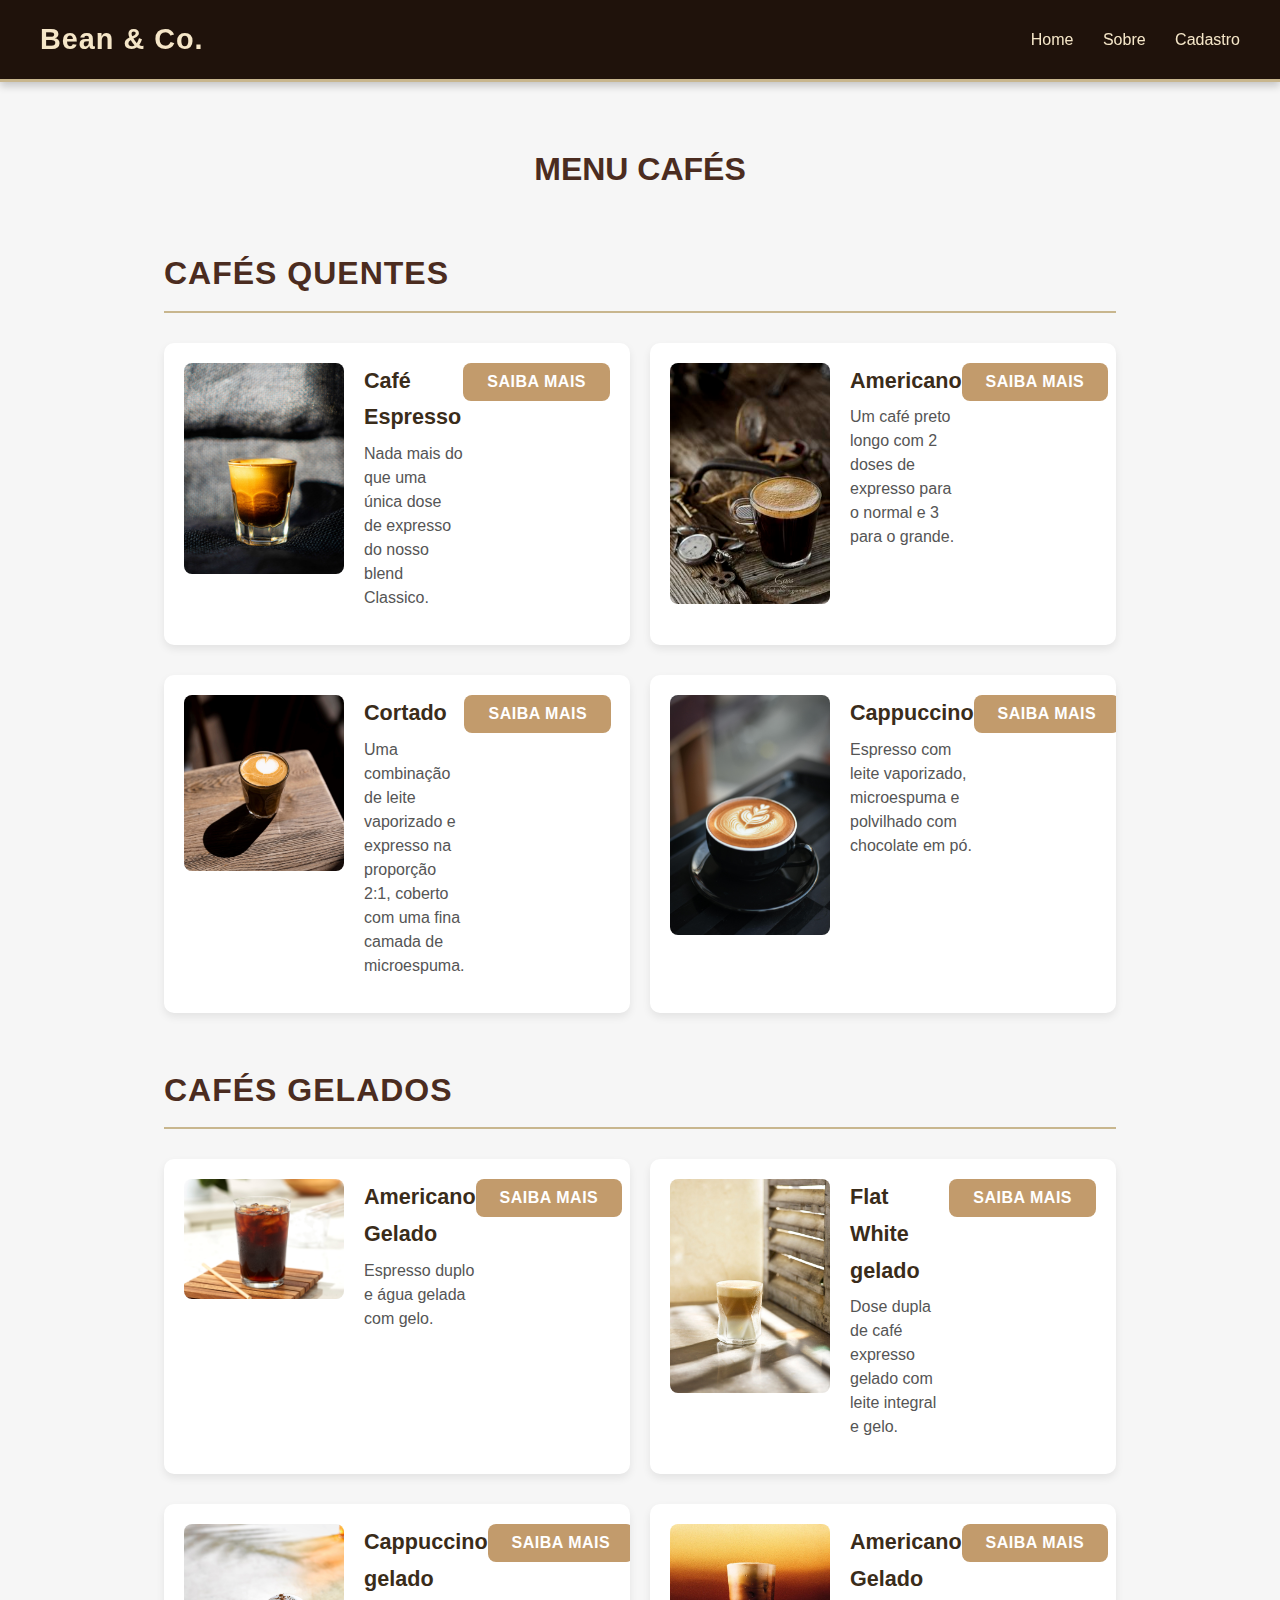
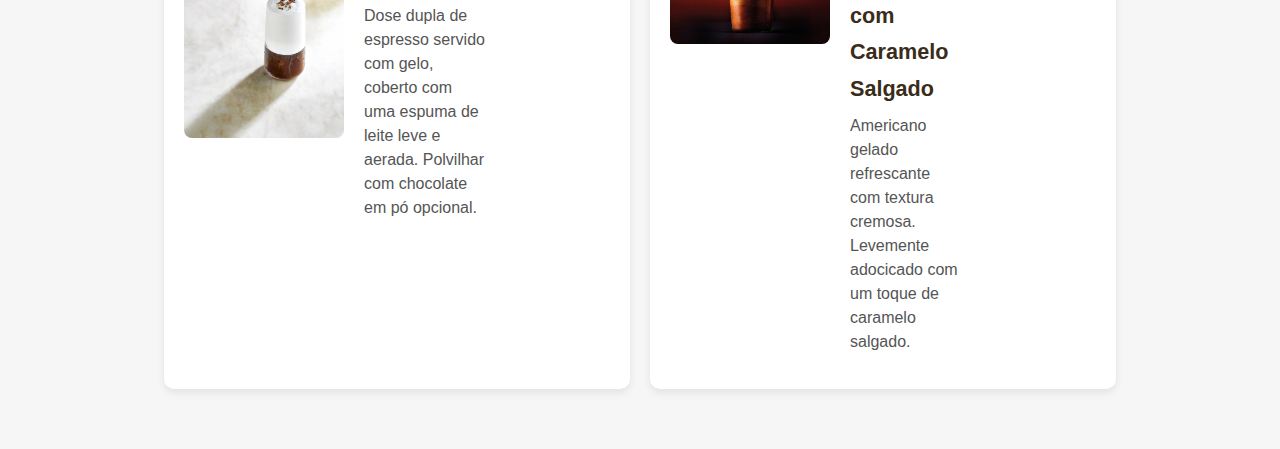
<file: index.html>
<html lang="pt-BR">

<head>
  <meta charset="UTF-8">
  <meta name="viewport" content="width=device-width, initial-scale=1.0">
  <title>Formulário Cliente</title>
  <link rel="stylesheet" href="css/style.css">
  <link href="https://fonts.googleapis.com/icon?family=Material+Icons" rel="stylesheet">
</head>
</html>

<body>
    <div id="header-container"></div>
    <main id="main-container"></main>

    <script src="./js/script.js"></script>
</body>
</file>
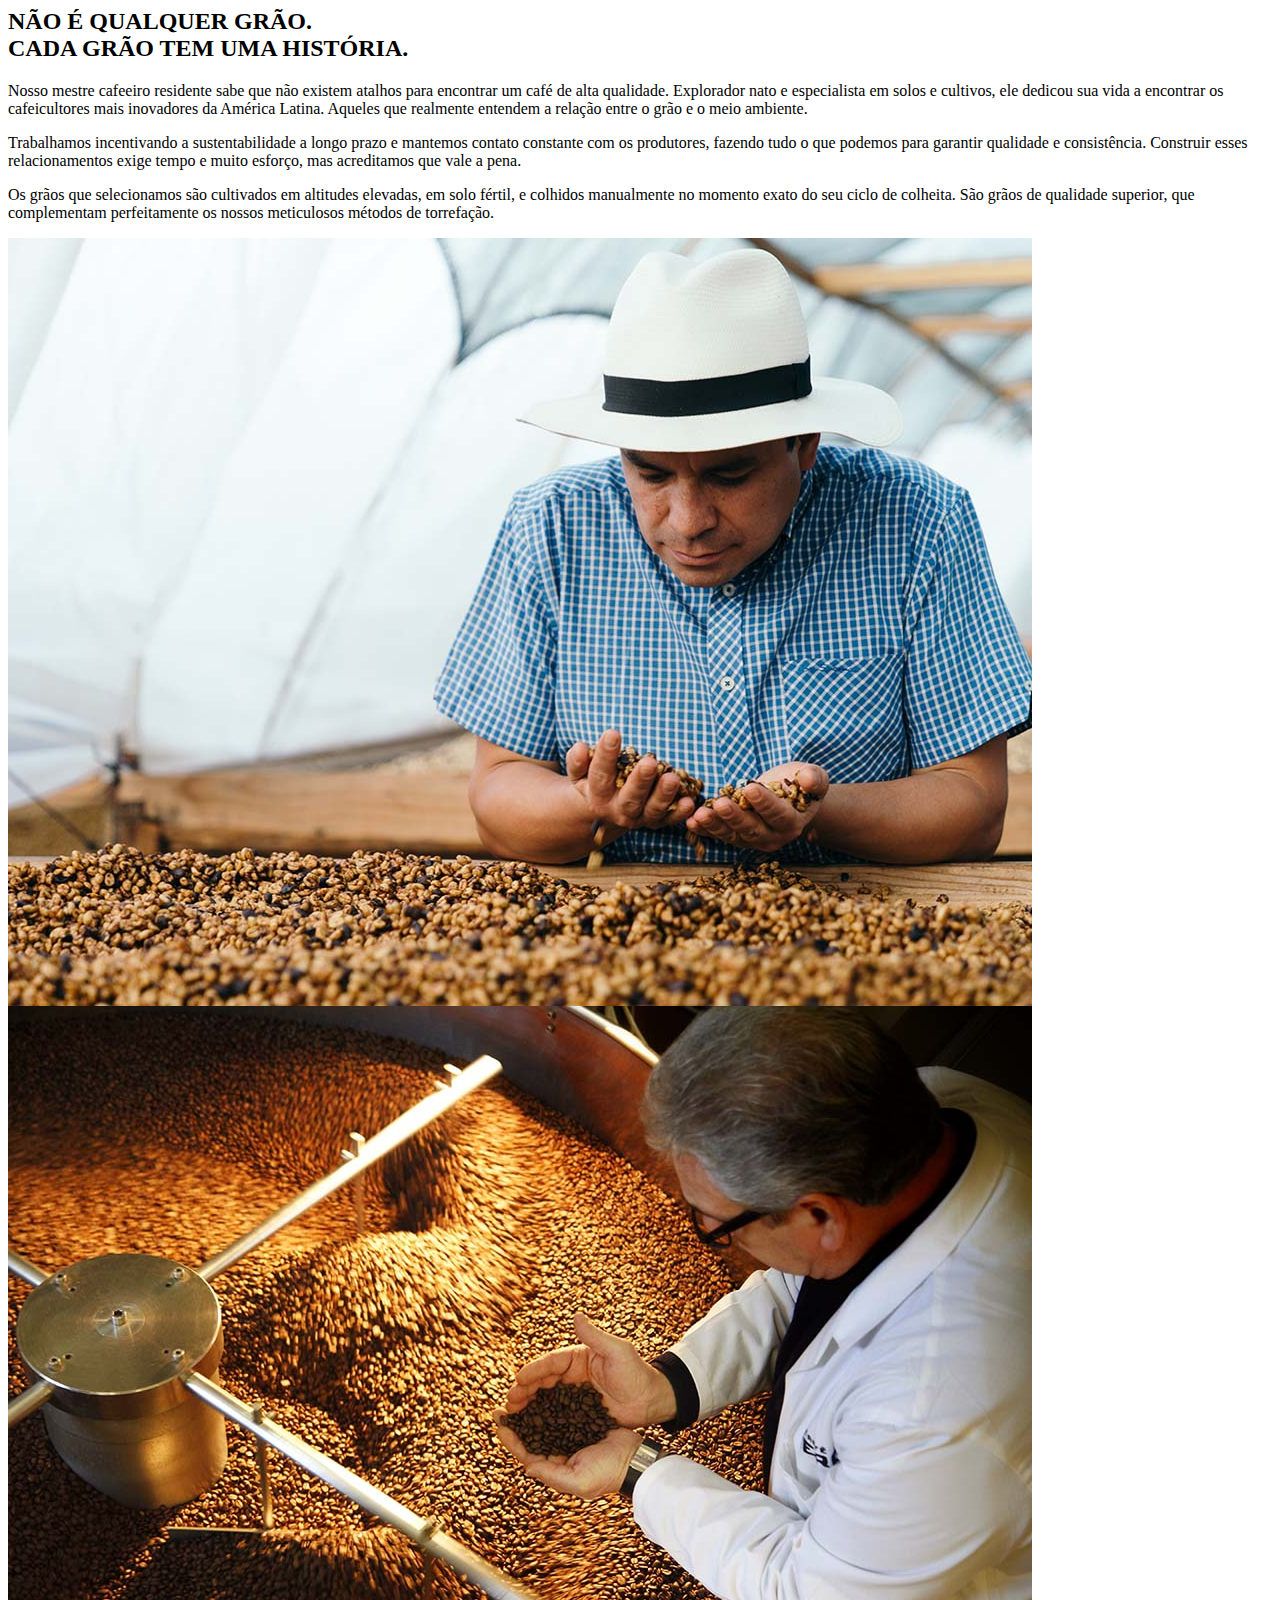
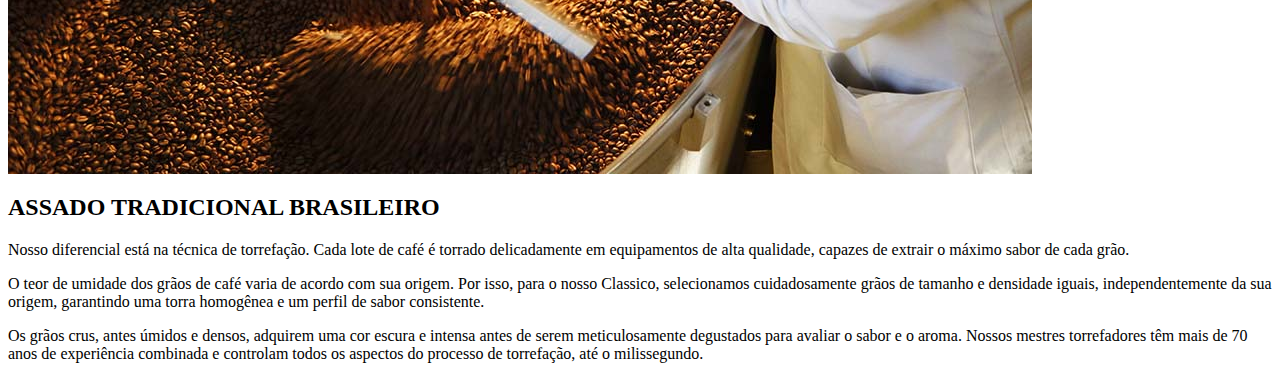
<file: about.html>
<body>
  <main class="sobre-main">
    <section class="historia">
      <div class="container">
        <div class="text">
          <h2>
            NÃO É QUALQUER GRÃO.<br>
            CADA GRÃO TEM UMA HISTÓRIA.
          </h2>
          <p>
            Nosso mestre cafeeiro residente sabe que não existem atalhos para encontrar um café de alta qualidade.
            Explorador nato e especialista em solos e cultivos, ele dedicou sua vida a encontrar os cafeicultores
            mais inovadores da América Latina. Aqueles que realmente entendem a relação entre o grão e o meio ambiente.
          </p>
          <p>
            Trabalhamos incentivando a sustentabilidade a longo prazo e mantemos contato constante com os produtores,
            fazendo tudo o que podemos para garantir qualidade e consistência. Construir esses relacionamentos exige
            tempo e muito esforço, mas acreditamos que vale a pena.
          </p>
          <p>
            Os grãos que selecionamos são cultivados em altitudes elevadas, em solo fértil, e colhidos manualmente no
            momento exato do seu ciclo de colheita. São grãos de qualidade superior, que complementam perfeitamente os
            nossos meticulosos métodos de torrefação.
          </p>
        </div>

        <div class="image">
          <img src="img/about_1.jpg" alt="Grãos de café selecionados">
        </div>
      </div>
    </section>


    <section class="processo">
      <div class="container">
        <div class="image">
          <img src="img/about_2.jpg" alt="Processo de torrefação tradicional">
        </div>

        <div class="text">
          <h2>ASSADO TRADICIONAL BRASILEIRO</h2>
          <p>
            Nosso diferencial está na técnica de torrefação. Cada lote de café é torrado delicadamente em equipamentos
            de alta qualidade, capazes de extrair o máximo sabor de cada grão.
          </p>
          <p>
            O teor de umidade dos grãos de café varia de acordo com sua origem. Por isso, para o nosso Classico,
            selecionamos cuidadosamente grãos de tamanho e densidade iguais, independentemente da sua origem,
            garantindo uma torra homogênea e um perfil de sabor consistente.
          </p>
          <p>
            Os grãos crus, antes úmidos e densos, adquirem uma cor escura e intensa antes de serem meticulosamente
            degustados para avaliar o sabor e o aroma. Nossos mestres torrefadores têm mais de 70 anos de experiência
            combinada e controlam todos os aspectos do processo de torrefação, até o milissegundo.
          </p>
        </div>
      </div>
    </section>
  </main>

    <div id="header-container"></div>
</body>
</file>
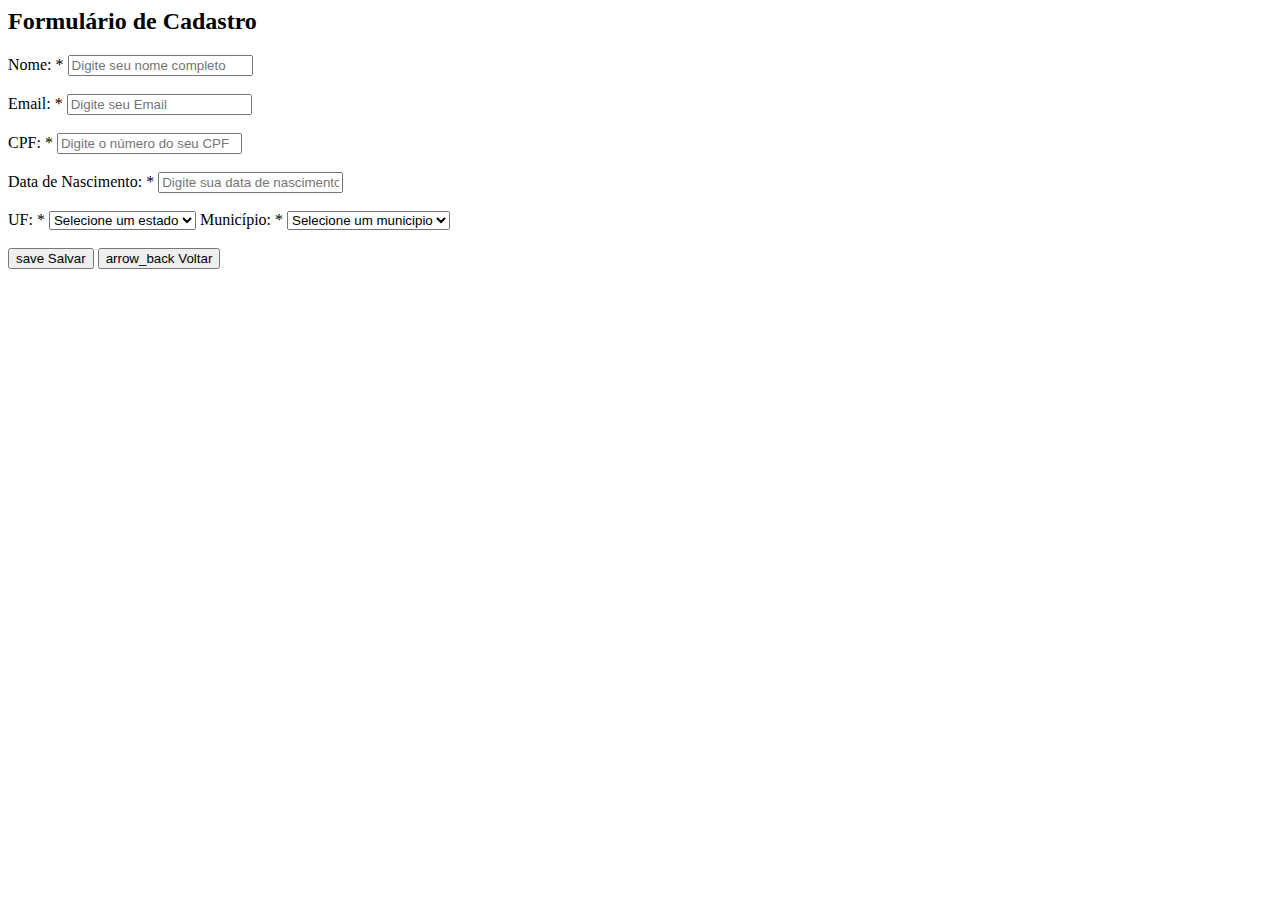
<file: form.html>
<body>
  <form id="clienteForm">
    <div class="menu-page">
      <h2 class="titleTop"> Formulário de Cadastro </h2>
    </div>
    <label for="name"> Nome: *</label>
    <input type="text" id="name" name="name" placeholder="Digite seu nome completo" required>
    <br><br>

    <label for="email"> Email: *</label>
    <input type="text" id="email" name="email" placeholder="Digite seu Email" required>
    <br><br>

    <label for="cpf"> CPF: *</label>
    <input type="text" id="cpf" name="cpf" mask="00.000.000-00" placeholder="Digite o número do seu CPF">
    <br><br>

    <label for="datanascimento"> Data de Nascimento: *</label>
    <input type="text" id="datanascimento" name="datanascimento" mask="00/00/0000"
      placeholder="Digite sua data de nascimento" required>
    <br><br>

    <label for="UF"> UF: *</label>
    <select type="text" id="uf" name="uf" required>
      <option value=""> Selecione um estado </option>
    </select>

    <label for="municipio"> Município: *</label>
    <select type="text" id="municipio" name="municipio" required>
      <option value=""> Selecione um municipio </option>
    </select>
    <br><br>

   <div class="buttons">
  <button type="submit" class="save-btn">
    <span class="material-icons">save</span> Salvar
  </button>

  <button type="button" id="voltarBtn" class="back-btn">
    <span class="material-icons">arrow_back</span> Voltar
  </button>
</div>
  </form>
</body>
</file>
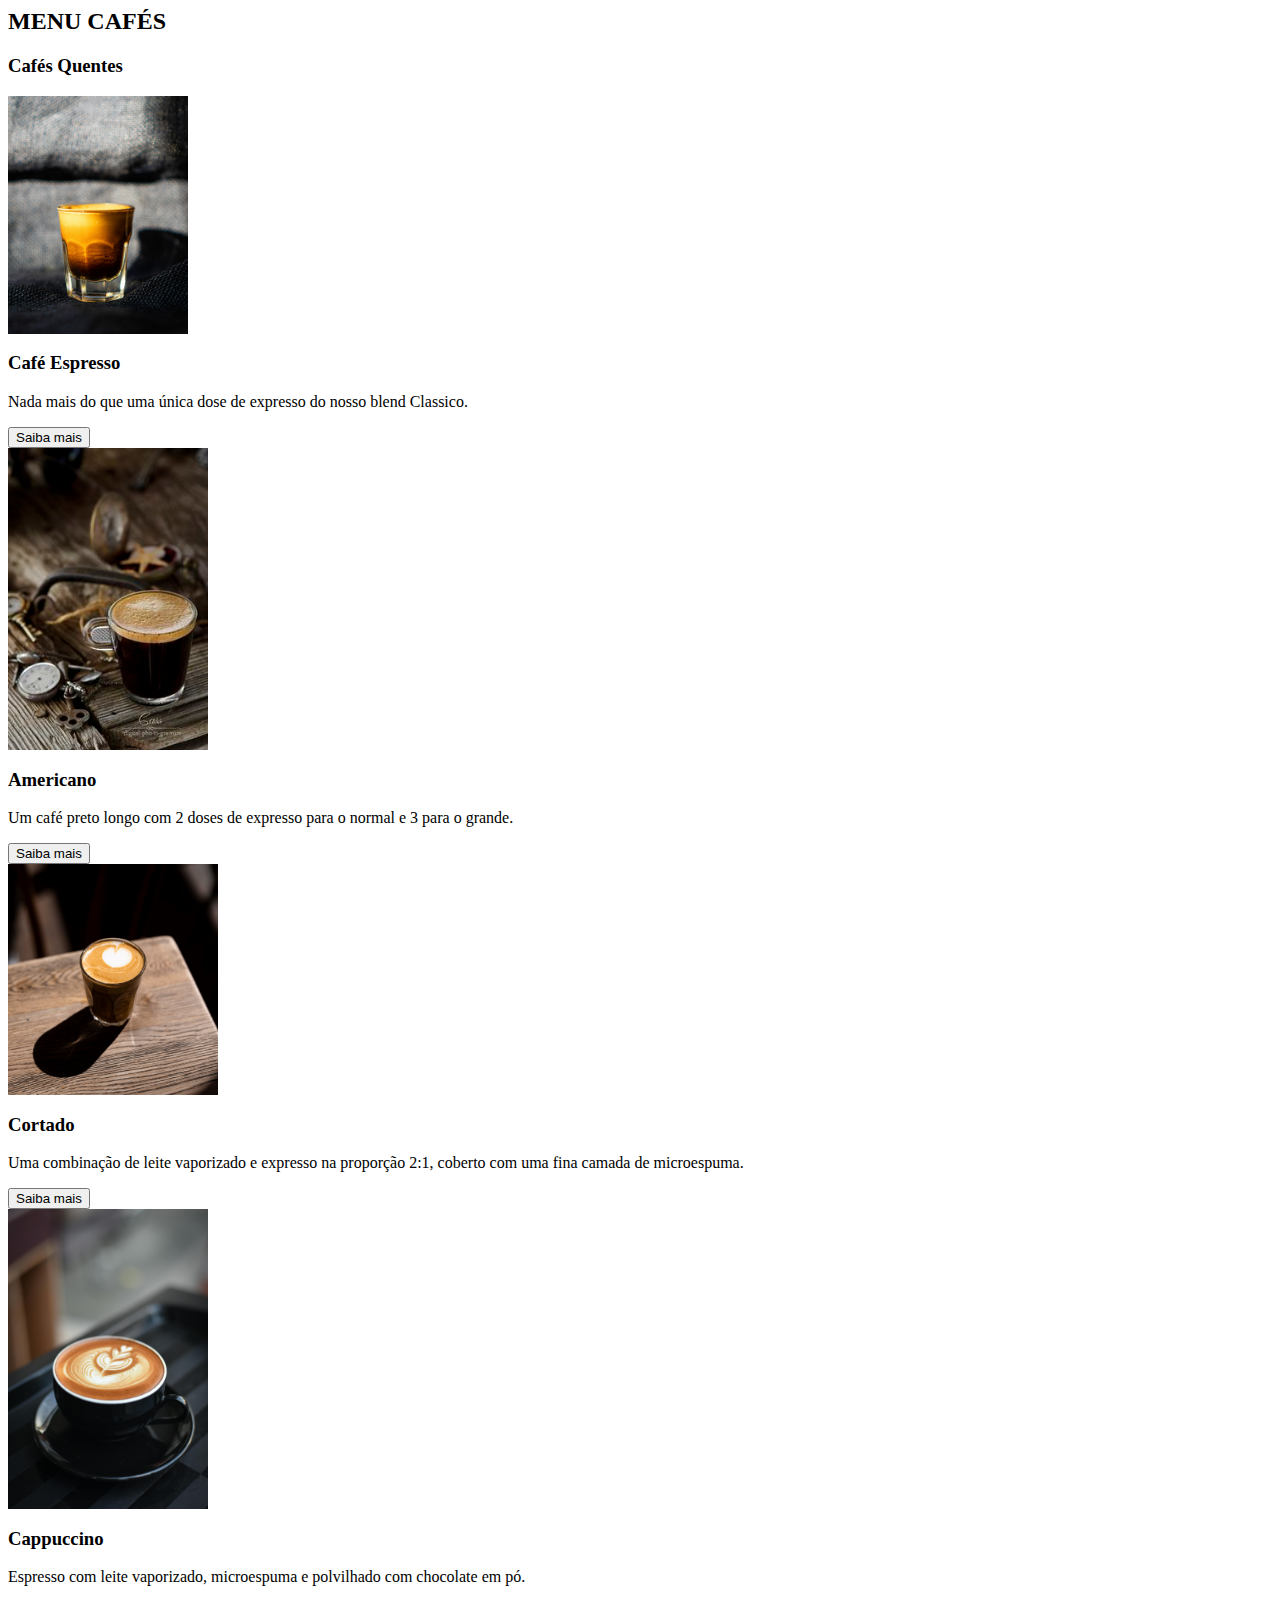
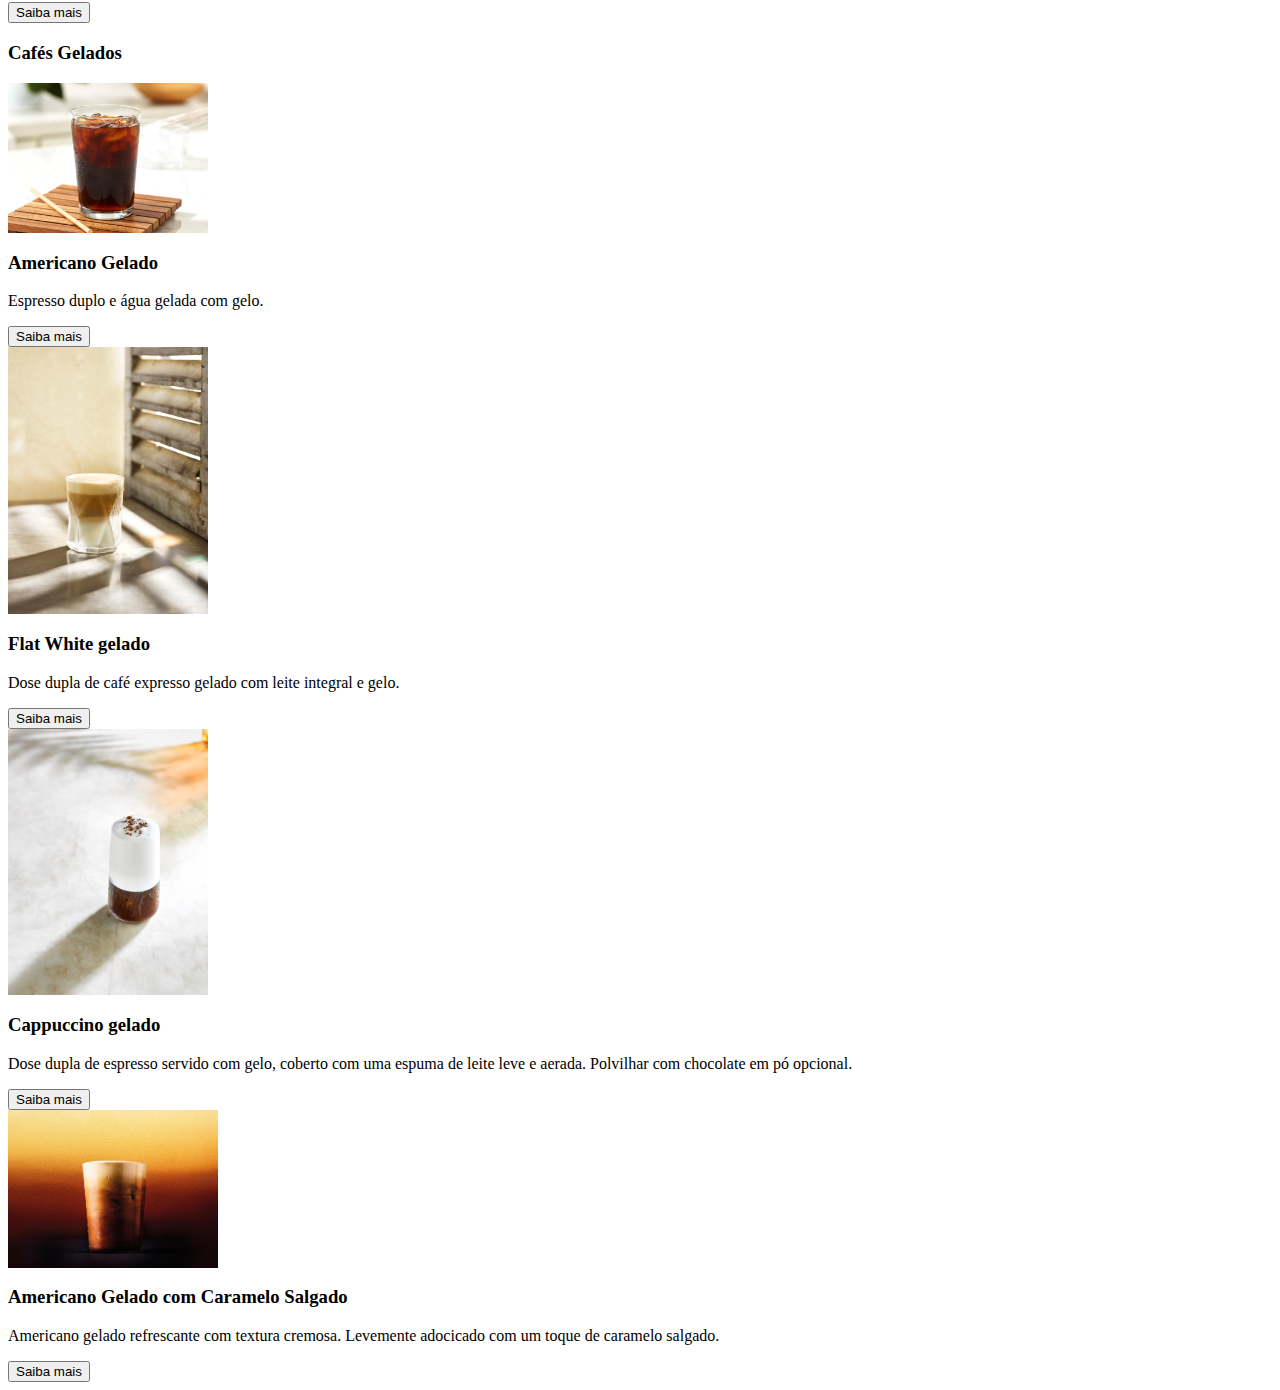
<file: home.html>
<body>
    <div class="menu-page">
        <h2 class="titleTop"> MENU CAFÉS </h2>

        <h3 class="titleBottom"> Cafés Quentes </h3>
        <div class="first">
            <div class="menu-grid">

                <div class="menu">
                    <img class="cafe" src="img/cafe1.jpg" width="180">
                    <div class="menu-info">
                        <h3> Café Espresso</h3>
                        <p>Nada mais do que uma única dose de expresso do nosso blend Classico.</p>
                    </div>
                    <div class="menu-botao">
                        <input class="modalButton" type="button" value="Saiba mais"
                            onclick="openModal('tabelanutricional1')">
                    </div>
                </div>

                <div class="menu">
                    <img class="cafe" src="img/cafe4.jpg" width="200">
                    <div class="menu-info">
                        <h3> Americano</h3>
                        <p>Um café preto longo com 2 doses de expresso para o normal e 3 para o grande.</p>
                    </div>
                    <div class="menu-botao">
                        <input class="modalButton" type="button" value="Saiba mais"
                            onclick="openModal('tabelanutricional2')">
                    </div>
                </div>

                <div class="menu">
                    <img class="cafe" src="img/cafe2.jpg" width="210">
                    <div class="menu-info">
                        <h3> Cortado</h3>
                        <p>Uma combinação de leite vaporizado e expresso na proporção 2:1, coberto com uma fina camada
                            de microespuma.</p>
                    </div>
                    <div class="menu-botao">
                        <input class="modalButton" type="button" value="Saiba mais"
                            onclick="openModal('tabelanutricional3')">
                    </div>
                </div>

                <div class="menu">
                    <img class="cafe" src="img/cafe3.jpg" width="200">
                    <div class="menu-info">
                        <h3> Cappuccino</h3>
                        <p>Espresso com leite vaporizado, microespuma e polvilhado com chocolate em pó.</p>
                    </div>
                    <div class="menu-botao">
                        <input class="modalButton" type="button" value="Saiba mais"
                            onclick="openModal('tabelanutricional4')">
                    </div>
                </div>

            </div>
        </div>

        <h3 class="titleBottom"> Cafés Gelados </h3>
        <div class="first">
            <div class="menu-grid">

                <div class="menu">
                    <img class="cafe" src="img/cafegelado4.jpg" width="200">
                    <div class="menu-info">
                        <h3> Americano Gelado</h3>
                        <p>Espresso duplo e água gelada com gelo.</p>
                    </div>
                    <div class="menu-botao">
                        <input class="modalButton" type="button" value="Saiba mais"
                            onclick="openModal('tabelanutricional5')">
                    </div>
                </div>

                <div class="menu">
                    <img class="cafe" src="img/cafegelado3.jpg" width="200">
                    <div class="menu-info">
                        <h3> Flat White gelado </h3>
                        <p>Dose dupla de café expresso gelado com leite integral e gelo.</p>
                    </div>
                    <div class="menu-botao">
                        <input class="modalButton" type="button" value="Saiba mais"
                            onclick="openModal('tabelanutricional6')">
                    </div>
                </div>

                <div class="menu">
                    <img class="cafe" src="img/cafegelado1.jpg" width="200">
                    <div class="menu-info">
                        <h3> Cappuccino gelado</h3>
                        <p>Dose dupla de espresso servido com gelo, coberto com uma espuma de leite leve e aerada.
                            Polvilhar com chocolate em pó opcional.</p>
                    </div>
                    <div class="menu-botao">
                        <input class="modalButton" type="button" value="Saiba mais"
                            onclick="openModal('tabelanutricional7')">
                    </div>
                </div>

                <div class="menu">
                    <img class="cafe" src="img/cafegelado2.jpg" width="210">
                    <div class="menu-info">
                        <h3>Americano Gelado com Caramelo Salgado</h3>
                        <p>Americano gelado refrescante com textura cremosa. Levemente adocicado com um toque de
                            caramelo salgado.</p>
                    </div>
                    <div class="menu-botao">
                        <input class="modalButton" type="button" value="Saiba mais"
                            onclick="openModal('tabelanutricional8')">
                    </div>
                </div>
            </div>
        </div>
    </div>
    <div id="modalOverlay" class="modal-overlay" style="display:none;">
        <div id="knowMore" class="modal">
            <div class="modal-content">
                <span id="closeModalButton" class="close" onclick="fecharModal()">&times;</span>
                <h3 id="txt1"></h3>
                <p id="txt2"></p>
                <h4 id="txt3"></h4>
            </div>
        </div>
    </div>
    <script src="js/script.js"></script>
</body>
</file>
<file: css/style.css>
/* reset global */
* {
  box-sizing: border-box;
  margin: 0;
  padding: 0;
  font-family: 'Helvetica Neue', Helvetica, Arial, sans-serif;
}

body {
  background-color: #f6f6f6;
  color: #3a2c1a;
  line-height: 1.7;
  margin: 0;
}

/* cabeçalho */
header {
  background-color: #1f120b;
  color: #f5e6c8;
  display: flex;
  justify-content: space-between;
  align-items: center;
  padding: 15px 40px;
  box-shadow: 0 4px 8px rgba(0, 0, 0, 0.2);
  border-bottom: 3px solid #c8b68e;
  position: sticky;
  top: 0;
  z-index: 1000;
}

header h1 {
  font-family: "Helvetica Neue", Helvetica, Arial, sans-serif;
  font-size: 1.8rem;
  font-weight: 700;
  margin: 0;
  color: #f5e6c8;
  letter-spacing: 1px;
}

header nav a {
  color: #f5e6c8;
  text-decoration: none;
  margin-left: 25px;
  font-weight: 500;
  transition: color 0.3s;
}

header nav a:hover {
  color: #d1a85b;
}

/* responsivo header */
@media (max-width: 768px) {
  header {
    flex-direction: column;
    align-items: flex-start;
  }

  header nav {
    margin-top: 10px;
  }

  header nav a {
    display: block;
    margin-left: 0;
    margin-bottom: 8px;
  }
}

/* formulário e botões */
main {
  display: flex;
  justify-content: center;
  align-items: center;
  min-height: calc(100vh - 90px);
  padding: 20px;
}

form {
  background: #fff;
  padding: 35px 30px;
  border-radius: 12px;
  box-shadow: 0 10px 25px rgba(0, 0, 0, 0.08);
  width: 100%;
  max-width: 480px;
}

h2 {
  text-align: center;
  margin-bottom: 30px;
  color: #1b1b1b;
  font-weight: 700;
  font-size: 26px;
}

label {
  display: block;
  margin-bottom: 8px;
  font-weight: 600;
  color: #333;
}

input,
select {
  width: 100%;
  padding: 12px 15px;
  margin-bottom: 20px;
  border-radius: 6px;
  border: 1px solid #ccc;
  font-size: 16px;
  transition: all 0.3s;
}

input:focus,
select:focus {
  border-color: #d1a85b;
  outline: none;
}

/* botões */
.buttons {
  display: flex;
  justify-content: space-between;
  gap: 10px;
}

button {
  padding: 12px 25px;
  border-radius: 6px;
  border: none;
  cursor: pointer;
  font-size: 16px;
  display: flex;
  align-items: center;
  gap: 8px;
  font-weight: 600;
  transition: all 0.3s;
}

button span.material-icons {
  font-size: 18px;
}

/* estilo botões */
.save-btn {
  background-color: #d1a85b;
  color: #1b1b1b;
}

.save-btn:hover {
  background-color: #b9934a;
}

.back-btn {
  background-color: #1b1b1b;
  color: #fff;
}

.back-btn:hover {
  background-color: #333;
}

/* responsivo botões */
@media (max-width: 500px) {
  .buttons {
    flex-direction: column;
  }
}

/* página do menu */
.menu-page {
  max-width: 80%;
  margin: 0 auto;
  padding: 40px 20px;
}

.titleTop {
  font-size: 2rem;
  color: #4b2c20;
  text-transform: uppercase;
}

.titleBottom {
  font-size: 2rem;
  border-bottom: 2px solid #c8b68e;
  padding-bottom: 10px;
  margin: 50px 0 30px;
  color: #4b2c20;
  text-transform: uppercase;
  letter-spacing: 1px;
  font-weight: 600;
}

/* grid dos produtos */
.menu-grid {
  display: grid;
  grid-template-columns: repeat(2, 1fr);
  gap: 30px 20px;
}

.menu {
  display: flex;
  align-items: flex-start;
  background-color: #ffffff;
  border-radius: 10px;
  box-shadow: 0 4px 8px rgba(0, 0, 0, 0.08);
  overflow: hidden;
  transition: transform 0.2s ease, box-shadow 0.2s ease;
  padding: 20px;
}

.menu:hover {
  transform: translateY(-3px);
  box-shadow: 0 6px 14px rgba(0, 0, 0, 0.12);
}

.cafe {
  width: 25%;
  min-width: 160px;
  border-radius: 8px;
  object-fit: cover;
  margin-right: 20px;
}

/* informações dentro do card */
.menu-info {
  display: flex;
  flex-direction: column;
  justify-content: center;
  flex: 1;
}

.menu-info h3 {
  font-size: 1.35rem;
  color: #3a2c1a;
  margin: 0 0 6px 0;
  font-weight: 600;
}

.menu-info p {
  font-size: 1rem;
  margin: 0 0 15px 0;
  line-height: 1.5;
  color: #555;
  max-width: 500px;
}

/* botão modal */
.modalButton {
  background-color: #c29b6c;
  color: white;
  border: none;
  padding: 10px 24px;
  border-radius: 8px;
  cursor: pointer;
  transition: background-color 0.3s ease, transform 0.2s ease;
  align-self: flex-start;
  font-weight: bold;
  text-transform: uppercase;
  letter-spacing: 0.5px;
}

.modalButton:hover {
  background-color: #a87e4d;
  transform: translateY(-2px);
}

/* modal */
.modal {
  background-color: rgb(252, 244, 220);
  border-radius: 12px;
  padding: 25px;
  box-shadow: 0 25px 25px rgba(0, 0, 0, 0.3);
  max-width: 400px;
  width: 90%;
  text-align: center;
  position: relative;
  animation: zoomIn 0.3s ease;
}

.modal-content h3 {
  color: #3a2c1a;
  margin-bottom: 10px;
}

.modal-content h4 {
  color: #3a2c1a;
  font-weight: bold;
}

.modal-content p {
  color: #4b2c20;
  margin-bottom: 15px;
}

.close {
  position: absolute;
  top: 10px;
  right: 15px;
  font-size: 24px;
  color: #1b1b1b;
  cursor: pointer;
}

.close:hover {
  color: #a87e4d;
}

.modal-overlay {
  position: fixed;
  top: 0;
  left: 0;
  width: 100%;
  height: 100%;
  background: rgba(0, 0, 0, 0.6);
  display: none;
  align-items: center;
  justify-content: center;
  z-index: 1500;
}

/* página sobre */
.sobre-main {
  display: block;
  width: 100%;
}

.sobre-main .section {
  width: 100%;
  padding: 100px 0;
  background-color: #fff;
  display: block;
}

.sobre-main .section:nth-of-type(even) {
  background-color: #f8f5f1;
}

.sobre-main .container {
  width: 90%;
  max-width: 1200px;
  margin: 0 auto;
  display: flex;
  align-items: center;
  justify-content: space-between;
  gap: 60px;
}

.sobre-main .image {
  flex: 1;
}

.sobre-main .image img {
  width: 100%;
  height: auto;
  border-radius: 10px;
  box-shadow: 0 6px 16px rgba(0, 0, 0, 0.15);
}

.sobre-main .text {
  flex: 1;
}

.sobre-main .text h2 {
  font-size: 2rem;
  margin-bottom: 20px;
  color: #4b2c20;
  border-left: 4px solid #c8b68e;
  padding-left: 12px;
  text-transform: uppercase;
  letter-spacing: 0.5px;
}

.sobre-main .text p {
  color: #3f2a1d;
  margin-bottom: 16px;
  font-size: 1.05rem;
}

/* responsivo pág sobre */
@media (max-width: 900px) {
  .sobre-main .container {
    flex-direction: column;
    text-align: center;
  }

  .sobre-main .image img {
    width: 90%;
    margin: 0 auto 25px;
  }

  .sobre-main .text h2 {
    font-size: 1.6rem;
    border-left: none;
    border-bottom: 2px solid #c8b68e;
    padding-bottom: 8px;
  }
}
</file>
